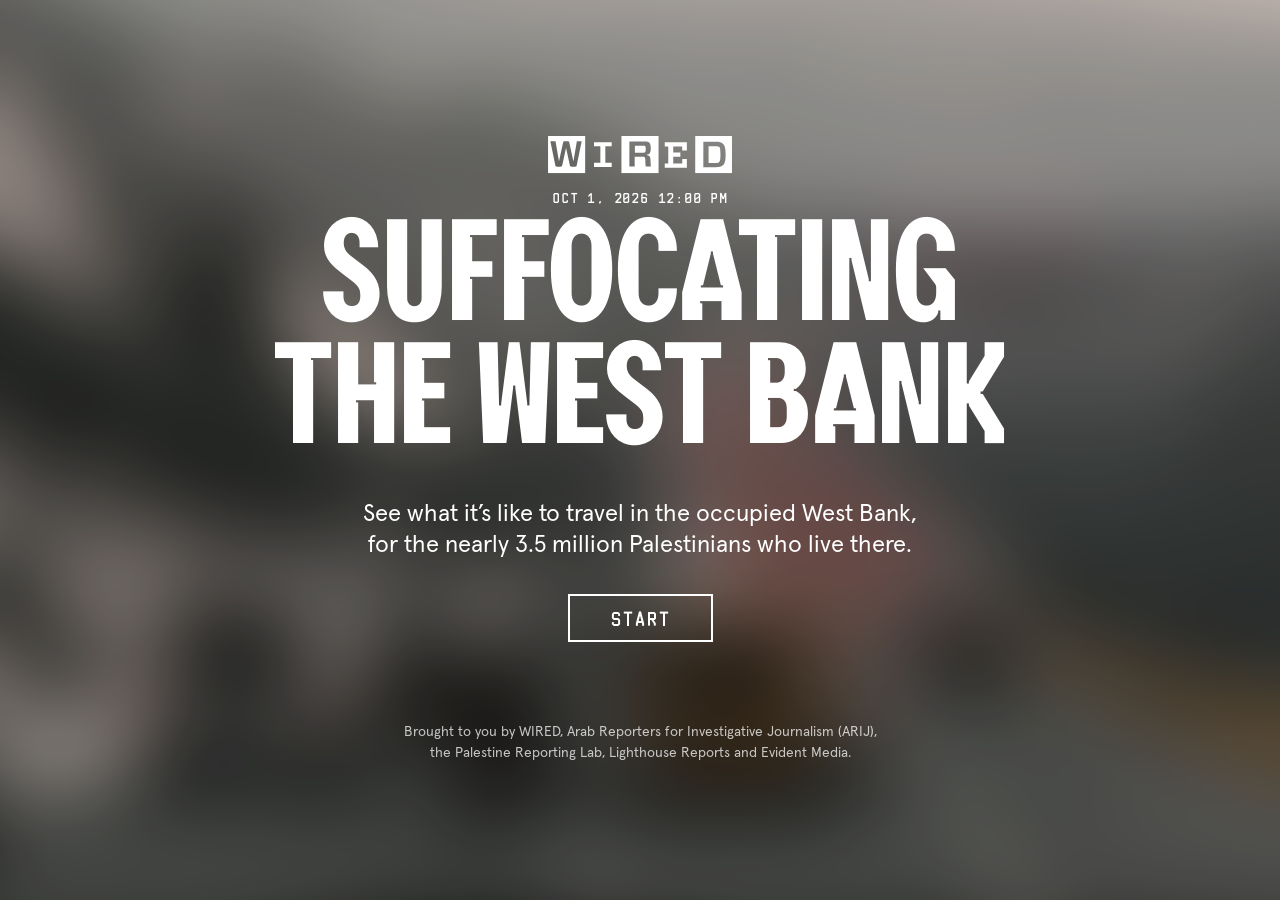
<file: occupied-west-bank-archive/index.html>
<!doctype html>
<html lang="en">
  <head>
    <meta charset="UTF-8" />
    <meta name="viewport" content="width=device-width, initial-scale=1.0" />
    <meta name="robots" content="noindex" />
    <title>WIRED West Bank Interactive</title>
    <style>
      body {
        margin: 0;
        background: #000;
      }
    </style>
    <script type="module" crossorigin src="./assets/index-CJlroFO-.js"></script>
    <link rel="stylesheet" crossorigin href="./assets/index-9oRzeRrl.css">
  </head>
  <body>
    <div id="wbi"></div>
    <noscript>
      This WIRED interactive requires JavaScript. Please enable JavaScript to
      view it.
    </noscript>
  </body>
</html>
</file>
<file: occupied-west-bank-archive/assets/index-9oRzeRrl.css>
#wbi{--rl-container-large: 80rem;--rl-container-medium: 64rem;--rl-container-small: 48rem;--rl-page-padding: 5%;--rl-space-tiny: .25rem;--rl-space-xxsmall: .5rem;--rl-space-xsmall: 1rem;--rl-space-small: 1.5rem;--rl-space-medium: 2rem;--rl-space-large: 3rem;--rl-space-xlarge: 4rem;--rl-space-xxlarge: 5rem;--rl-space-huge: 6rem;--rl-space-xhuge: 8rem;--rl-space-xxhuge: 10rem;--rl-text-primary: currentColor;--rl-text-secondary: rgb(255 255 255 / .74);--rl-text-muted: rgb(255 255 255 / .52);--rl-text-accent: currentColor}#wbi .container-large,#wbi .container-medium,#wbi .container-small{margin-left:auto;margin-right:auto;width:100%}#wbi .container-large{max-width:var(--rl-container-large)}#wbi .container-medium{max-width:var(--rl-container-medium)}#wbi .container-small{max-width:var(--rl-container-small)}#wbi .padding-global{padding-left:var(--rl-page-padding);padding-right:var(--rl-page-padding)}#wbi .max-width-full{max-width:none}#wbi .max-width-xxlarge{max-width:72rem}#wbi .max-width-xlarge{max-width:64rem}#wbi .max-width-large{max-width:48rem}#wbi .max-width-medium{max-width:35rem}#wbi .max-width-small{max-width:30rem}#wbi .max-width-xsmall{max-width:25rem}#wbi .max-width-xxsmall{max-width:20rem}#wbi .align-center{margin-left:auto;margin-right:auto}#wbi .text-align-left{text-align:left}#wbi .text-align-center{text-align:center}#wbi .text-align-right{text-align:right}#wbi .text-color-primary{color:var(--rl-text-primary)}#wbi .text-color-secondary{color:var(--rl-text-secondary)}#wbi .text-color-muted{color:var(--rl-text-muted)}#wbi .text-color-accent{color:var(--rl-text-accent)}#wbi .text-weight-light{font-weight:300}#wbi .text-weight-normal{font-weight:400}#wbi .text-weight-medium{font-weight:500}#wbi .text-weight-semibold{font-weight:600}#wbi .text-weight-bold{font-weight:700}#wbi .text-style-italic{font-style:italic}#wbi .text-style-muted{color:var(--rl-text-muted)}#wbi .text-style-nowrap{white-space:nowrap}#wbi .text-style-link{color:inherit;text-decoration:underline;text-underline-offset:.18em}#wbi .text-style-strikethrough{text-decoration:line-through}#wbi .text-size-tiny,#wbi .text-size-xsmall{font-size:.75rem;line-height:1.5}#wbi .text-size-small{font-size:.875rem;line-height:1.5}#wbi .text-size-regular{font-size:1rem;line-height:1.4}#wbi .text-size-medium{font-size:1.25rem;line-height:1.4}#wbi .text-size-large{font-size:1.5rem;line-height:1.3}#wbi .text-size-xlarge{font-size:2rem;line-height:1.35}#wbi .heading-style-display,#wbi .heading-style-h1,#wbi .heading-style-h2,#wbi .heading-style-h3,#wbi .heading-style-h4,#wbi .heading-style-h5,#wbi .heading-style-h6{margin:0;font-weight:700}#wbi .heading-style-display{font-size:4.5rem;line-height:1.05}#wbi .heading-style-h1{font-size:3.5rem;line-height:1.2}#wbi .heading-style-h2{font-size:3rem;line-height:1.2}#wbi .heading-style-h3{font-size:2.5rem;line-height:1.2}#wbi .heading-style-h4{font-size:2rem;line-height:1.3}#wbi .heading-style-h5{font-size:1.5rem;line-height:1.4}#wbi .heading-style-h6{font-size:1.25rem;line-height:1.4}#wbi .padding-section-small{padding-bottom:3rem;padding-top:3rem}#wbi .padding-section-medium{padding-bottom:5rem;padding-top:5rem}#wbi .padding-section-large{padding-bottom:7rem;padding-top:7rem}#wbi .spacer-tiny{padding-top:var(--rl-space-tiny)}#wbi .spacer-xxsmall{padding-top:var(--rl-space-xxsmall)}#wbi .spacer-xsmall{padding-top:var(--rl-space-xsmall)}#wbi .spacer-small{padding-top:var(--rl-space-small)}#wbi .spacer-medium{padding-top:var(--rl-space-medium)}#wbi .spacer-large{padding-top:var(--rl-space-large)}#wbi .spacer-xlarge{padding-top:var(--rl-space-xlarge)}#wbi .spacer-xxlarge{padding-top:var(--rl-space-xxlarge)}#wbi .spacer-huge{padding-top:var(--rl-space-huge)}#wbi .spacer-xhuge{padding-top:var(--rl-space-xhuge)}#wbi .spacer-xxhuge{padding-top:var(--rl-space-xxhuge)}#wbi .margin-0{--rl-margin-space: 0;margin:0}#wbi .padding-0{--rl-padding-space: 0;padding:0}#wbi .margin-tiny{--rl-margin-space: var(--rl-space-tiny);margin:var(--rl-space-tiny)}#wbi .margin-xxsmall{--rl-margin-space: var(--rl-space-xxsmall);margin:var(--rl-space-xxsmall)}#wbi .margin-xsmall{--rl-margin-space: var(--rl-space-xsmall);margin:var(--rl-space-xsmall)}#wbi .margin-small{--rl-margin-space: var(--rl-space-small);margin:var(--rl-space-small)}#wbi .margin-medium{--rl-margin-space: var(--rl-space-medium);margin:var(--rl-space-medium)}#wbi .margin-large{--rl-margin-space: var(--rl-space-large);margin:var(--rl-space-large)}#wbi .margin-xlarge{--rl-margin-space: var(--rl-space-xlarge);margin:var(--rl-space-xlarge)}#wbi .margin-xxlarge{--rl-margin-space: var(--rl-space-xxlarge);margin:var(--rl-space-xxlarge)}#wbi .margin-huge{--rl-margin-space: var(--rl-space-huge);margin:var(--rl-space-huge)}#wbi .margin-xhuge{--rl-margin-space: var(--rl-space-xhuge);margin:var(--rl-space-xhuge)}#wbi .margin-xxhuge{--rl-margin-space: var(--rl-space-xxhuge);margin:var(--rl-space-xxhuge)}#wbi .padding-tiny{--rl-padding-space: var(--rl-space-tiny);padding:var(--rl-space-tiny)}#wbi .padding-xxsmall{--rl-padding-space: var(--rl-space-xxsmall);padding:var(--rl-space-xxsmall)}#wbi .padding-xsmall{--rl-padding-space: var(--rl-space-xsmall);padding:var(--rl-space-xsmall)}#wbi .padding-small{--rl-padding-space: var(--rl-space-small);padding:var(--rl-space-small)}#wbi .padding-medium{--rl-padding-space: var(--rl-space-medium);padding:var(--rl-space-medium)}#wbi .padding-large{--rl-padding-space: var(--rl-space-large);padding:var(--rl-space-large)}#wbi .padding-xlarge{--rl-padding-space: var(--rl-space-xlarge);padding:var(--rl-space-xlarge)}#wbi .padding-xxlarge{--rl-padding-space: var(--rl-space-xxlarge);padding:var(--rl-space-xxlarge)}#wbi .padding-huge{--rl-padding-space: var(--rl-space-huge);padding:var(--rl-space-huge)}#wbi .padding-xhuge{--rl-padding-space: var(--rl-space-xhuge);padding:var(--rl-space-xhuge)}#wbi .padding-xxhuge{--rl-padding-space: var(--rl-space-xxhuge);padding:var(--rl-space-xxhuge)}#wbi .margin-top,#wbi .margin-bottom,#wbi .margin-left,#wbi .margin-right,#wbi .margin-vertical,#wbi .margin-horizontal{margin:0}#wbi .padding-top,#wbi .padding-bottom,#wbi .padding-left,#wbi .padding-right,#wbi .padding-vertical,#wbi .padding-horizontal{padding:0}#wbi .margin-top{margin-top:var(--rl-margin-space, 0)}#wbi .margin-bottom{margin-bottom:var(--rl-margin-space, 0)}#wbi .margin-left{margin-left:var(--rl-margin-space, 0)}#wbi .margin-right{margin-right:var(--rl-margin-space, 0)}#wbi .margin-vertical{margin-bottom:var(--rl-margin-space, 0);margin-top:var(--rl-margin-space, 0)}#wbi .margin-horizontal{margin-left:var(--rl-margin-space, 0);margin-right:var(--rl-margin-space, 0)}#wbi .padding-top{padding-top:var(--rl-padding-space, 0)}#wbi .padding-bottom{padding-bottom:var(--rl-padding-space, 0)}#wbi .padding-left{padding-left:var(--rl-padding-space, 0)}#wbi .padding-right{padding-right:var(--rl-padding-space, 0)}#wbi .padding-vertical{padding-bottom:var(--rl-padding-space, 0);padding-top:var(--rl-padding-space, 0)}#wbi .padding-horizontal{padding-left:var(--rl-padding-space, 0);padding-right:var(--rl-padding-space, 0)}#wbi .button,#wbi .button-secondary,#wbi .button-tertiary{align-items:center;border:1px solid currentColor;display:inline-flex;font-weight:400;gap:.5rem;justify-content:center;line-height:1;min-height:2.75rem;padding:.75rem 1.5rem;text-decoration:none}#wbi .button{background:#fff;color:#000}#wbi .button-secondary{background:transparent;color:inherit}#wbi .button-tertiary{background:transparent;border-color:transparent;color:inherit;padding-left:0;padding-right:0}#wbi .show{display:block}#wbi .hide{display:none}#wbi .overflow-hidden{overflow:hidden}#wbi .overflow-auto{overflow:auto}#wbi .z-index-1{position:relative;z-index:1}#wbi .z-index-2{position:relative;z-index:2}#wbi .aspect-ratio-square{aspect-ratio:1}#wbi .aspect-ratio-landscape{aspect-ratio:16 / 9}#wbi .aspect-ratio-portrait{aspect-ratio:3 / 4}@media screen and (max-width:991px){#wbi{--rl-page-padding: 4%}#wbi .hide-tablet{display:none}#wbi .show-tablet{display:block}}@media screen and (max-width:767px){#wbi{--rl-space-large: 2rem;--rl-space-xlarge: 2.5rem;--rl-space-xxlarge: 3rem;--rl-space-huge: 3.5rem;--rl-space-xhuge: 4rem;--rl-space-xxhuge: 5rem}#wbi .hide-mobile-landscape{display:none}#wbi .show-mobile-landscape{display:block}#wbi .text-align-center.left-mobile{text-align:left}#wbi .text-size-medium,#wbi .text-size-large{font-size:1.25rem}#wbi .text-size-xlarge{font-size:1.5rem}#wbi .heading-style-display{font-size:3.25rem}#wbi .heading-style-h1{font-size:2.5rem}#wbi .heading-style-h2{font-size:2.25rem}#wbi .heading-style-h3{font-size:2rem}#wbi .heading-style-h4{font-size:1.5rem}#wbi .heading-style-h5{font-size:1.25rem}#wbi .heading-style-h6{font-size:1.125rem}#wbi .padding-section-small{padding-bottom:2rem;padding-top:2rem}#wbi .padding-section-medium{padding-bottom:3rem;padding-top:3rem}#wbi .padding-section-large{padding-bottom:4rem;padding-top:4rem}}@media screen and (max-width:479px){#wbi{--rl-page-padding: 1.25rem}#wbi .hide-mobile-portrait{display:none}#wbi .show-mobile-portrait{display:block}}#wbi .wb-relative{position:relative}#wbi .wb-min-h-\[100svh\]{min-height:100svh}#wbi .wb-w-full{width:100%}#wbi .wb-overflow-hidden{overflow:hidden}#wbi .wb-bg-black{--tw-bg-opacity: 1;background-color:rgb(0 0 0 / var(--tw-bg-opacity, 1))}#wbi .wb-text-white{--tw-text-opacity: 1;color:rgb(255 255 255 / var(--tw-text-opacity, 1))}@font-face{font-family:Apercu;src:url(./apercu-regular-2sTbNx04.otf) format("opentype");font-display:swap;font-style:normal;font-weight:400}@font-face{font-family:Apercu;src:url(./apercu-medium-Dp4MEYoV.otf) format("opentype");font-display:swap;font-style:normal;font-weight:500}@font-face{font-family:Apercu;src:url(./apercu-bold-D_nWI1CU.otf) format("opentype");font-display:swap;font-style:normal;font-weight:700}@font-face{font-family:WIRED Display;src:url(./WiredDisplay-BoldCondensed-BXgLaoE_.woff2) format("woff2");font-display:swap;font-style:normal;font-weight:600}@font-face{font-family:WIRED Mono;src:url(./WiredMono-Regular-DYqb1V7P.otf) format("opentype");font-display:swap;font-style:normal;font-weight:400}@font-face{font-family:WIRED Mono;src:url(./WiredMono-Bold-ChgLZ5qP.otf) format("opentype");font-display:swap;font-style:normal;font-weight:700}body{margin:0}#wbi{background:#000;color:#fff;display:block;font-family:Apercu,Helvetica Neue,Arial,system-ui,sans-serif;line-height:1.5;-webkit-text-size-adjust:100%;-moz-text-size-adjust:100%;text-size-adjust:100%;width:100%}#wbi *,#wbi *:before,#wbi *:after{box-sizing:border-box}#wbi img,#wbi svg,#wbi video,#wbi canvas{display:block;max-width:100%}#wbi{--step-nav-bottom: 1.5rem}#wbi button{-webkit-appearance:none;-moz-appearance:none;appearance:none;border-radius:0;cursor:pointer;font:inherit}#wbi p{margin:0;line-height:1.4}#wbi .interactive-shell,#wbi .experience-stage{background:#000;color:#fff;min-height:100svh;overflow:hidden;position:relative;width:100%}#wbi .screen-layout{background:#000;height:100svh;min-height:620px;overflow:hidden;position:relative;width:100%}#wbi .progress-track{height:2px;left:0;pointer-events:none;position:absolute;top:0;transition:opacity .22s ease;width:100%;z-index:30}#wbi .progress-track[data-hidden=true]{opacity:0}#wbi .progress-fill{background:#fff;height:100%;transition:width .28s ease}#wbi .wired-logo-link{color:#fff;display:inline-flex;left:1.5rem;position:absolute;top:1rem;width:9rem;z-index:20}#wbi .wired-logo-link[data-variant=cover]{left:auto;margin:0 auto 1rem;position:relative;top:auto;width:11.5rem;z-index:1}#wbi .wired-logo-link:focus-visible{outline:2px solid currentColor;outline-offset:.375rem}#wbi .wired-logo-link svg{height:auto;width:100%}#wbi .navigation-instruction_mobile{display:none}@keyframes illustration-fade{0%{opacity:0}to{opacity:1}}@keyframes paragraph-fade-in{0%{opacity:0}to{opacity:1}}@keyframes final-screen-fade-out{0%{opacity:1}to{opacity:0}}@keyframes closing-fade-in{0%{opacity:0;transform:translateY(.75rem)}to{opacity:1;transform:translateY(0)}}@keyframes choice-success-flash{0%{box-shadow:0 0 #fff0;transform:translateY(0)}28%{box-shadow:0 0 0 7px #ffffff2e;transform:translateY(-1px)}to{box-shadow:0 0 #fff0;transform:translateY(0)}}#wbi .experience-stage[data-final-transition-phase=out] .screen-layout{animation:final-screen-fade-out 1s ease both;pointer-events:none}#wbi .experience-stage[data-final-transition-phase=in] [data-step-id=closing] .closing-copy,#wbi .experience-stage[data-final-transition-phase=in] [data-step-id=closing] .closing-button,#wbi .experience-stage[data-final-transition-phase=in] [data-step-id=closing] .credits{opacity:0}#wbi .experience-stage[data-final-transition-phase=in] [data-step-id=closing] .closing-copy{animation:closing-fade-in 1.6s ease both;animation-delay:.24s}#wbi .experience-stage[data-final-transition-phase=in] [data-step-id=closing] .closing-button{animation:closing-fade-in 1.2s ease both;animation-delay:1.2s}#wbi .experience-stage[data-final-transition-phase=in] [data-step-id=closing] .credits{animation:closing-fade-in 1.4s ease both;animation-delay:2.1s}@keyframes choice-check-pop{0%{opacity:0;transform:translateY(-50%) scale(.55)}55%{opacity:1;transform:translateY(-50%) scale(1.12)}to{opacity:1;transform:translateY(-50%) scale(1)}}#wbi .screen-layout_center{align-items:center;display:flex;flex-direction:column;justify-content:center;padding:clamp(24px,5vw,72px)}#wbi .background-blur{inset:-9%;overflow:hidden;pointer-events:none;position:absolute}#wbi .background-blur img{filter:blur(40px);height:100%;max-width:none;-o-object-fit:cover;object-fit:cover;opacity:.9;transform:scale(1.03);width:100%}#wbi .font-mono,#wbi .eyebrow,#wbi .inline-cta,#wbi .button-secondary,#wbi .icon-button,#wbi .split-year,#wbi .choice-prompt,#wbi .choice-button,#wbi .wheel-option-text{font-family:WIRED Mono,SFMono-Regular,Consolas,Liberation Mono,monospace;text-transform:uppercase}#wbi .eyebrow{letter-spacing:.05rem;line-height:1.2}#wbi .font-apercu{font-family:Apercu,Helvetica Neue,Arial,system-ui,sans-serif}#wbi .font-weight-bold{font-weight:700}#wbi .font-weight-medium{font-weight:600}#wbi .font-weight-regular{font-weight:500}#wbi .font-weight-light{font-weight:400}#wbi .heading-style-h1{font-family:WIRED Display;font-size:min(17vw,9rem);text-transform:uppercase;line-height:.85;font-weight:500}#wbi .step-copy strong{color:inherit}#wbi .button-secondary{border-width:2px;color:#fff;min-height:45px;min-width:145px;padding:.75rem 1.5rem;position:relative;z-index:2}#wbi .button-secondary:hover,#wbi .icon-button:hover{background:#ffffff1f;color:#fff}#wbi .button-secondary:disabled{cursor:default;opacity:.55}#wbi .button-secondary:disabled:hover{background:transparent}#wbi .button-secondary:focus-visible,#wbi .icon-button:focus-visible{outline:2px solid #fff;outline-offset:4px}#wbi .step-copy p{margin:0 0 1.25rem}#wbi .progressive-paragraph{opacity:0}#wbi .progressive-paragraph[data-visible=false]{display:none}#wbi .progressive-paragraph[data-visible=true]{animation:paragraph-fade-in .32s ease both;display:block}#wbi .step-footnotes{color:#fff9;margin-top:1rem}#wbi .step-footnotes p{margin:0 0 .5rem}#wbi .choice-list{display:grid;gap:10px;list-style:none;padding:0;margin:.75rem auto 0}#wbi .choice-prompt{color:#ffffffb8;letter-spacing:0;margin:1rem auto 0}#wbi .choice-button{background:transparent;border:1px solid rgb(255 255 255 / .6);color:#fff;display:block;font-weight:400;letter-spacing:0;line-height:1.25;padding:10px 46px 10px 12px;position:relative;text-align:left;transition:background-color .12s ease,border-color .12s ease,color .12s ease,box-shadow .12s ease,transform .12s ease;width:100%}#wbi .choice-button-label,#wbi .choice-label-main,#wbi .choice-label-detail{display:block}#wbi .choice-label-detail{opacity:.7;font-size:.75rem;line-height:1.2;margin-top:.25rem}#wbi .choice-button[data-unavailable=true]{background:#eb00001a;border-color:#eb000099;color:#ffffffb3;cursor:not-allowed}#wbi .choice-button:not([data-unavailable=true]):not([data-success=true]):hover{background:#ffffff1a;border-color:#fff;color:#fff;text-decoration:none}#wbi .choice-list[data-input-mode=keyboard] .choice-button:not([data-unavailable=true]):not([data-success=true])[data-active=true]{background:#ace35624;border-color:#ace356;box-shadow:inset 0 0 0 1px #ace3568c;color:#fff}#wbi .choice-list[data-input-mode=keyboard] .choice-button:not([data-unavailable=true]):not([data-success=true])[data-active=true]:hover{background:#ace35633;border-color:#d5ff8d}#wbi .choice-button[data-success=true]{animation:choice-success-flash .64s ease both;background:#ace356;border-color:#ace356;box-shadow:0 0 #008a3d00;color:#000}#wbi .choice-button[data-success=true] .choice-label-detail,#wbi .choice-button[data-success=true][data-active=true] .choice-label-detail{opacity:.78}#wbi .choice-checkmark{height:32px;opacity:0;position:absolute;right:9px;top:50%;transform:translateY(-50%) scale(.55);width:32px}#wbi .choice-button[data-success=true] .choice-checkmark{animation:choice-check-pop .28s cubic-bezier(.34,1.56,.64,1) 90ms both}#wbi .choice-button:focus-visible{outline:2px solid #fff;outline-offset:3px}#wbi .wheel-option-list{display:grid;gap:10px;list-style:none;margin:16px 0 0;padding:0}#wbi .wheel-option-text{color:#ffffff52;letter-spacing:0;line-height:1.25;transition:color 80ms linear,opacity 80ms linear}#wbi .wheel-option-text[data-active=true]{color:#fff}#wbi .inline-cta{color:#a9a9a9;font-weight:400;letter-spacing:.04em}#wbi .wheel-button{margin-top:16px}#wbi .scene-image{animation:illustration-fade .36s ease both;height:100%;max-width:none;-o-object-fit:cover;object-fit:cover;-o-object-position:center;object-position:center;transform:scale(1);transform-origin:center;transition:transform 1.6s cubic-bezier(.16,1,.3,1),object-position 1.6s cubic-bezier(.16,1,.3,1);transition:transform 1.6s cubic-bezier(.16,1,.3,1),object-position 1.6s cubic-bezier(.16,1,.3,1),-o-object-position 1.6s cubic-bezier(.16,1,.3,1);width:100%}#wbi [data-step-id=checkpoint-reveal] .scene-image{transform-origin:74% 20%}#wbi [data-zoom-return-step-id=checkpoint-reveal] .scene-image,#wbi [data-step-id=checkpoint-reveal][data-zoom-state=ready] .scene-image{-o-object-position:74% 20%;object-position:74% 20%;transform-origin:74% 20%}#wbi [data-step-id=checkpoint-reveal][data-zoom-state=ready] .scene-image{transform:scale(1.32)}#wbi [data-step-id=grandfather-shop] .scene-image{transform-origin:82% 78%}#wbi [data-zoom-return-step-id=grandfather-shop] .scene-image,#wbi [data-step-id=grandfather-shop][data-zoom-state=ready] .scene-image{-o-object-position:82% 78%;object-position:82% 78%;transform-origin:82% 78%}#wbi [data-step-id=grandfather-shop][data-zoom-state=ready] .scene-image{transform:scale(1.2)}#wbi .scene-screen:after{background:#00000014;content:"";inset:0;pointer-events:none;position:absolute}#wbi .scene-year{color:#ffffffc7;left:50%;line-height:.9;position:absolute;top:clamp(72px,14vw,128px);transform:translate(-50%);z-index:2}#wbi .caption-panel{background:#000000d9;bottom:1.5rem;left:50%;padding:1rem 1.5rem;position:absolute;transform:translate(-50%);z-index:2;max-width:none}#wbi [data-step-id=grandfather-occupation] .caption-panel,#wbi [data-step-id=grandfather-shop] .caption-panel{bottom:auto;top:2rem}#wbi .caption-panel .step-copy p{margin-bottom:0}#wbi .split-screen{display:grid;grid-template-columns:minmax(0,min(100svh,calc(100vw - 30rem))) minmax(30rem,1fr)}#wbi .text-style-muted{opacity:.6}#wbi .split-media{aspect-ratio:1;align-self:center;height:100svh;max-height:100svh;overflow:hidden;position:relative;width:100%}#wbi .split-media img{animation:illustration-fade .36s ease both;filter:grayscale(1);height:100%;max-width:none;-o-object-fit:cover;object-fit:cover;-o-object-position:center center;object-position:center center;width:100%}#wbi .split-message{background:#141414e6;top:55vh;right:clamp(1rem,5vw,5rem);border-radius:10rem;border:2px solid white;color:#fff;font-size:1rem;line-height:1.25;max-width:min(24rem,calc(100% - 2rem));padding:1rem 1.5rem;position:absolute;z-index:2}#wbi .split-message[data-visible=false]{display:none}#wbi .split-message[data-visible=true]{animation:paragraph-fade-in .32s ease both;display:block}#wbi .split-copy{align-self:start;justify-self:stretch;margin-top:15vh;max-width:none;max-height:calc(100svh - 220px);overflow-y:auto;padding:0 2rem;position:relative;width:100%;z-index:1}#wbi .timeline-screen{align-items:center;display:flex;justify-content:center;padding-bottom:clamp(88px,8vw,116px);padding-top:clamp(56px,7vw,96px)}#wbi .timeline-content{align-items:center;display:flex;flex-direction:column;max-width:920px;width:min(90vw,920px)}#wbi .timeline-date{color:#fff;font-family:WIRED Display,Arial Narrow,Impact,sans-serif;font-size:min(20rem,40vw);font-weight:900;letter-spacing:0;line-height:1;margin:1rem}#wbi .timeline-content .step-copy{max-width:760px}#wbi .credits{bottom:clamp(52px,8vw,80px);color:var(--rl-text-secondary);font-family:Apercu,Helvetica Neue,Arial,system-ui,sans-serif;font-weight:400;letter-spacing:0;left:50%;line-height:1.35;max-width:40rem;position:absolute;text-transform:none;transform:translate(-50%);width:min(90vw,30rem);z-index:1}#wbi .credits p{margin:0 0 .35rem}#wbi .credits p:last-child{margin-bottom:0}#wbi .credits span{color:inherit}#wbi .step-nav{bottom:var(--step-nav-bottom);display:flex;gap:1.25rem;position:absolute;right:1.5rem;z-index:3;pointer-events:none}#wbi .icon-button{align-items:center;background:transparent;border:2px solid #fff;color:#fff;display:inline-flex;height:3rem;justify-content:center;line-height:1;padding:0;width:3rem;pointer-events:auto}#wbi .icon-button[data-variant=filled]{background:#00000080}@media(max-width:1024px){#wbi{--step-nav-bottom: max( 1.5rem, calc(env(safe-area-inset-bottom, 0px) + 1.5rem) )}#wbi .screen-layout{min-height:720px}#wbi .screen-layout_center{padding-inline:22px}#wbi .caption-panel{bottom:auto;max-width:40rem;padding-left:5%;padding-right:5%;width:100%}#wbi [data-step-id=grandfather-occupation] .caption-panel,#wbi [data-step-id=grandfather-shop] .caption-panel{bottom:96px;top:auto}#wbi .scene-screen{background:#000}#wbi .scene-image{aspect-ratio:1 / 1;display:block;height:auto;-o-object-fit:cover;object-fit:cover;-o-object-position:center;object-position:center;width:100%}#wbi [data-step-id=checkpoint-reveal] .scene-image,#wbi [data-step-id=grandfather-shop] .scene-image{-o-object-position:center;object-position:center;transform:scale(1);transform-origin:center}#wbi [data-step-id=checkpoint-reveal][data-zoom-state=ready] .scene-image{-o-object-position:center;object-position:center;transform:scale(1.18)}#wbi [data-step-id=grandfather-shop][data-zoom-state=ready] .scene-image{-o-object-position:center;object-position:center;transform:scale(1.12)}#wbi .split-screen{background:#000;display:block;position:relative}#wbi .split-media{aspect-ratio:1;height:auto;max-height:none;width:100%}#wbi .split-copy{background:#000000d9;bottom:6rem;height:auto;left:50%;margin:0;max-width:40rem;padding:1rem 1rem 0;position:absolute;transform:translate(-50%);z-index:2;text-align:left;max-height:none}#wbi .step-nav{left:50%;right:1.5rem;display:flex;justify-content:space-between;position:absolute;z-index:3;width:90%;max-width:40rem;transform:translate(-50%)}#wbi .credits{bottom:34px}}@media(min-width:640px)and (max-width:1024px){#wbi .caption-panel,#wbi .split-copy{bottom:1.5rem;max-width:40rem;width:100%}#wbi [data-has-options=true] .caption-panel,#wbi [data-has-options=true] .split-copy{bottom:1.5rem;max-height:40vh;overflow-y:auto;-webkit-overflow-scrolling:touch;overscroll-behavior-y:contain;touch-action:pan-y}#wbi .scene-screen:not([data-has-options=true]) .caption-panel,#wbi .split-screen:not([data-has-options=true]) .split-copy{width:calc(100% - 10rem)}#wbi [data-step-id=grandfather-occupation] .caption-panel,#wbi [data-step-id=grandfather-shop] .caption-panel{bottom:auto}#wbi .step-nav{bottom:var(--step-nav-bottom);left:50%;max-width:none;right:auto;transform:translate(-50%);width:min(calc(100% - 2rem),50rem)}}@media(max-width:640px){#wbi{--step-nav-bottom: max( 1.125rem, calc(env(safe-area-inset-bottom, 0px) + 3.875rem) )}#wbi .interactive-shell,#wbi .experience-stage,#wbi .screen-layout{min-height:100dvh}#wbi .screen-layout.screen-layout_center{align-items:center;justify-content:flex-start;min-height:0;overflow-y:auto;padding:2rem 1.5rem;padding-top:calc(2rem + env(safe-area-inset-top,0px));padding-bottom:calc(2rem + env(safe-area-inset-bottom,0px));-webkit-overflow-scrolling:touch;overscroll-behavior-y:contain;touch-action:pan-y}#wbi .wired-logo-link{width:7rem}#wbi .wired-logo-link[data-variant=cover]{width:9rem;margin-bottom:1rem}#wbi .navigation-instruction_desktop{display:none}#wbi .navigation-instruction_mobile{display:block}#wbi .screen-layout_center>.background-blur{flex-shrink:1;inset:0}#wbi .screen-layout_center>.background-blur img{transform:scale(1.15)}#wbi .center-screen-content{flex-shrink:0;margin-block:auto;position:relative;z-index:1;width:100%}#wbi [data-step-id=closing] .center-screen-content{display:flex;flex-direction:column;gap:5rem;justify-content:space-between;min-height:calc(100dvh - 7rem)}#wbi [data-step-id=closing] .closing-main{margin-block:auto;padding-top:5rem}#wbi .screen-layout.scene-screen{display:flex;flex-direction:column;height:100dvh;min-height:0;overflow-y:auto;-webkit-overflow-scrolling:touch;overscroll-behavior-y:contain;touch-action:pan-y}#wbi .scene-screen .scene-image{aspect-ratio:1 / 1;flex:0 0 auto;height:auto;width:100%}#wbi .split-message{top:60vw;left:1rem;right:auto}#wbi .scene-screen .caption-panel{background:#000;bottom:auto;flex:0 0 auto;left:auto;max-width:none;padding:2rem 1.5rem calc(var(--step-nav-bottom) + 4.5rem);position:relative;text-align:left;touch-action:pan-y;transform:none;width:100%}#wbi .scene-screen[data-has-options=true] .caption-panel{text-align:left}#wbi [data-has-options=true] .caption-panel,#wbi [data-has-options=true] .split-copy{bottom:auto;max-height:none;overflow:visible;overflow-y:visible}#wbi .scene-screen .caption-panel .step-copy{max-width:none}#wbi .screen-layout.split-screen{display:flex;flex-direction:column;height:100dvh;min-height:0;overflow-y:auto;-webkit-overflow-scrolling:touch;overscroll-behavior-y:contain;touch-action:pan-y}#wbi .split-media{aspect-ratio:1 / 1;flex:0 0 auto;height:auto;max-height:none;width:100%}#wbi .split-media img{height:100%;-o-object-fit:cover;object-fit:cover;width:100%}#wbi .split-copy{background:#000;bottom:auto;flex:0 0 auto;left:auto;margin:0;max-height:none;max-width:none;overflow:visible;padding:2rem 1.5rem calc(var(--step-nav-bottom) + 4.5rem);position:relative;text-align:left;touch-action:pan-y;transform:none;width:100%}#wbi .split-copy .step-copy{max-width:none}#wbi .credits{bottom:auto;left:auto;margin:0 auto;position:relative;transform:none;width:min(100%,30rem)}#wbi .step-nav{background:transparent;bottom:var(--step-nav-bottom);gap:0;justify-content:space-between;left:.5rem;margin-top:0;max-width:none;padding:0;position:fixed;right:.5rem;transform:none;width:auto;z-index:40}#wbi .icon-button{background:transparent;border:0;border-color:transparent;filter:drop-shadow(0 1px 8px rgb(0 0 0 / .75));height:3.5rem;width:3.5rem}#wbi .icon-button:hover{background:transparent}#wbi .icon-button:focus-visible{background:#0000006b;border-color:transparent}#wbi .split-screen .step-nav{bottom:var(--step-nav-bottom);max-width:none;width:auto}#wbi .scene-screen .step-nav,#wbi .split-screen .step-nav{bottom:auto;position:absolute;top:calc(100vw - 4.25rem)}}@media(prefers-reduced-motion:reduce){#wbi .scene-image,#wbi .split-media img{animation:none;transition:none}#wbi .choice-button[data-success=true],#wbi .choice-button[data-success=true] .choice-checkmark{animation:none}#wbi .experience-stage[data-final-transition-phase] .screen-layout,#wbi .experience-stage[data-final-transition-phase=in] [data-step-id=closing] .closing-copy,#wbi .experience-stage[data-final-transition-phase=in] [data-step-id=closing] .closing-button,#wbi .experience-stage[data-final-transition-phase=in] [data-step-id=closing] .credits{animation:none;opacity:1;transform:none}#wbi .choice-button{transition:none}}
</file>
